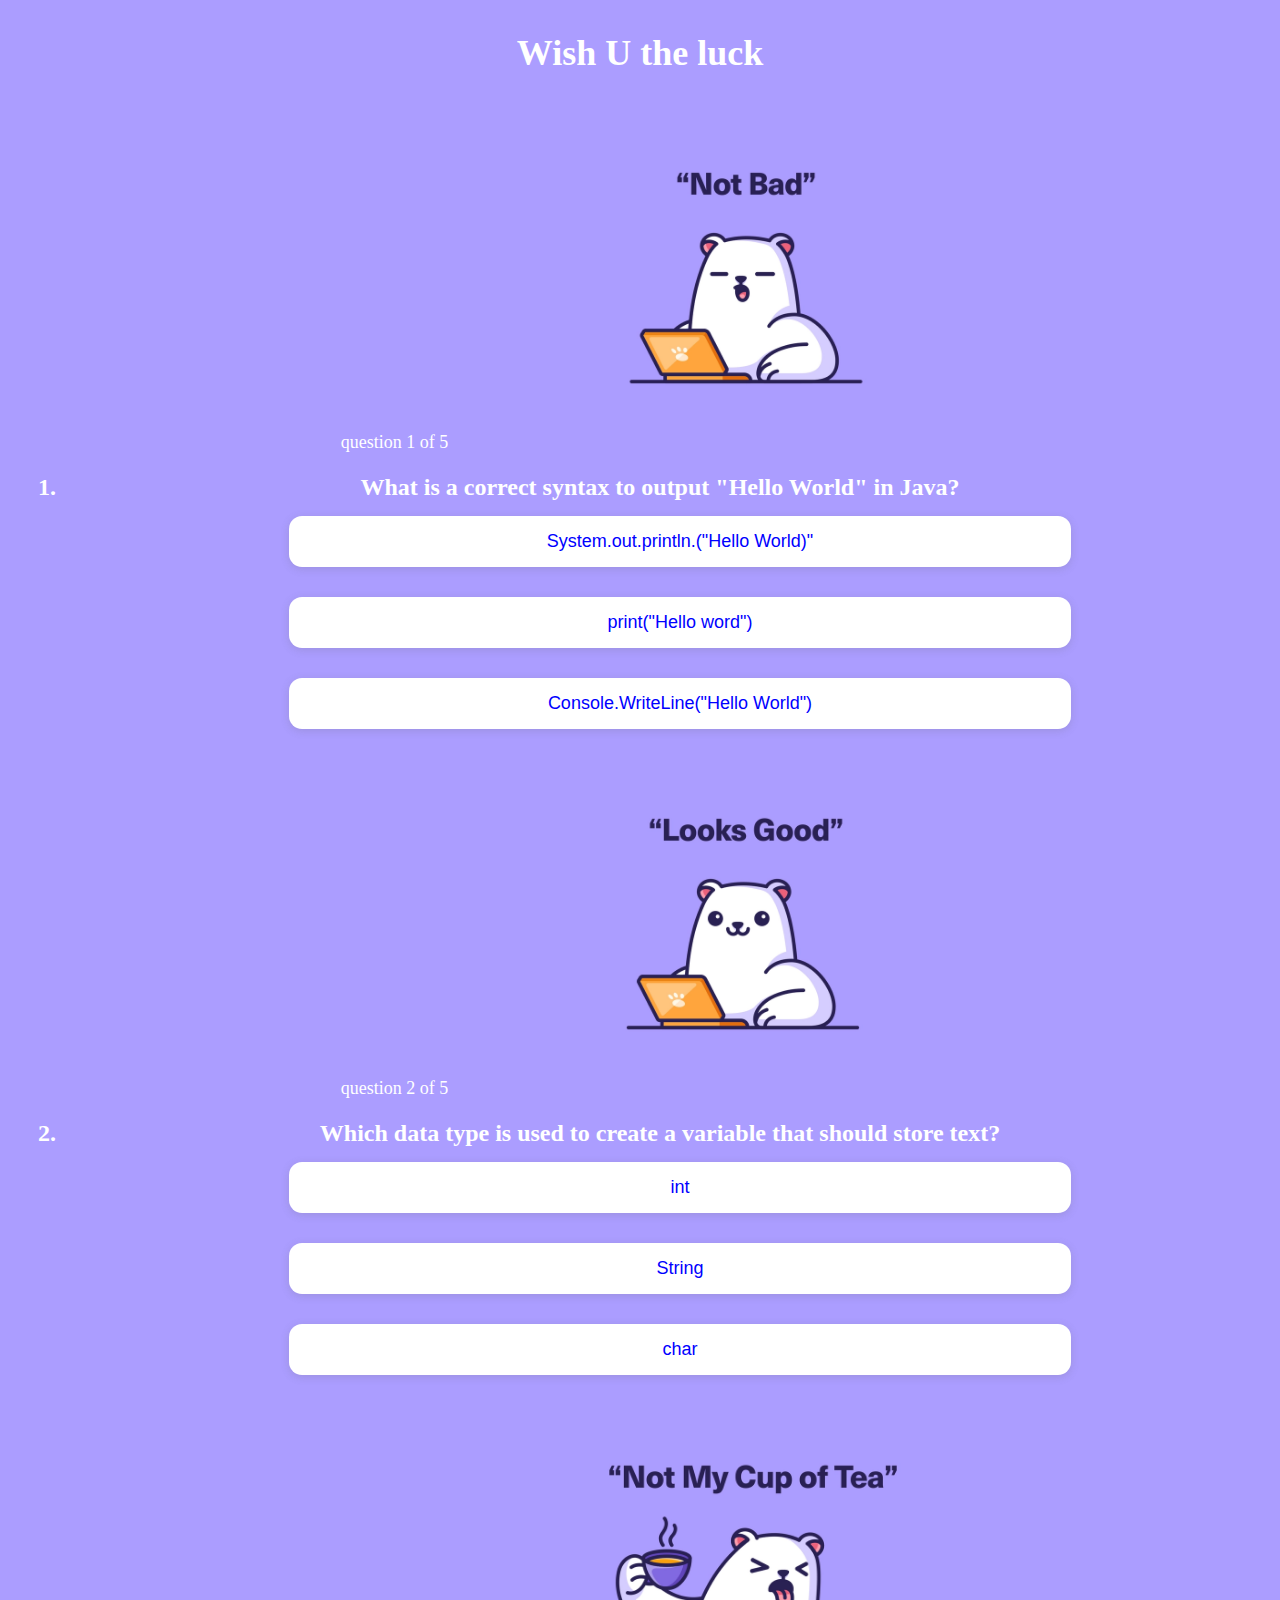
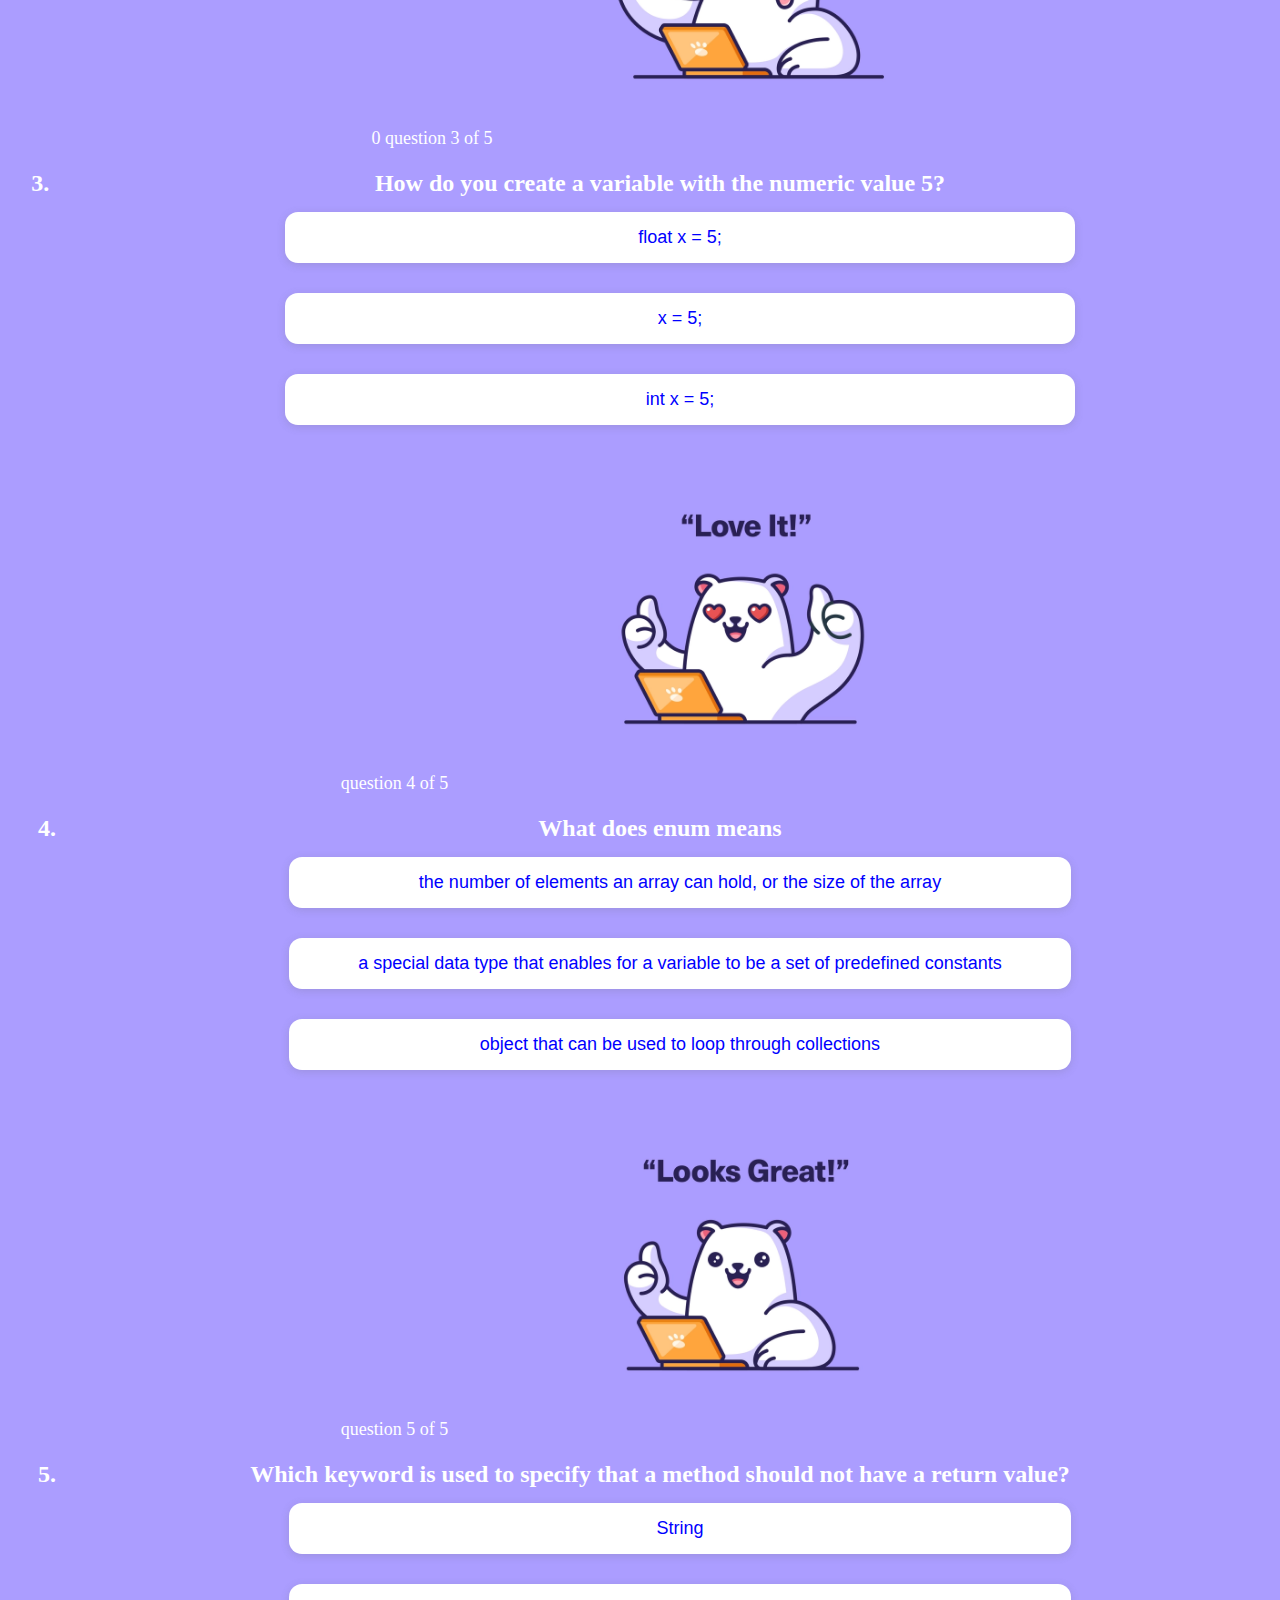
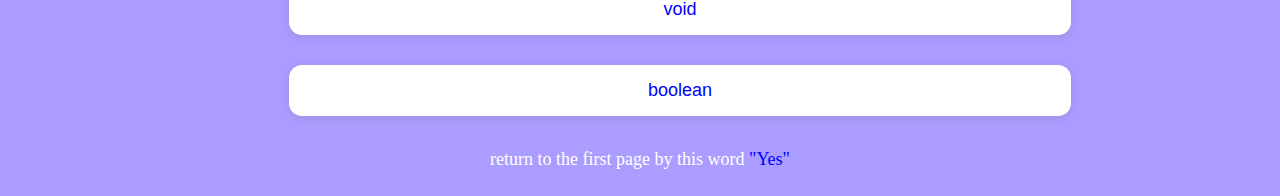
<file: full.html>
<!DOCTYPE html>
<html lang="en">
<head>
    <meta charset="UTF-8">
    <meta http-equiv="X-UA-Compatible" content="IE=edge">
    <meta name="viewport" content="width=device-width, initial-scale=1.0">
    <link rel="stylesheet" href="styles.css">
    <title>Document</title>
</head>
<body>
    <header>
        <h1>Wish U the luck</h1>
    </header>
    <ol>
       
        <div> <p class="numeration">question 1 of 5 </p>
            <figure>
                <img class="icon" src="./icon 2.webp" alt="">
                <figcaption></figcaption>
            </figure>
            <li class="question">What is a correct syntax to output "Hello World" in Java?
                <!-- answers flex shoud be row -->
                <ul>
                     <li  class="answer "> <a  href="https://res.cloudinary.com/practicaldev/image/fetch/s--W8Gltg-a--/c_limit%2Cf_auto%2Cfl_progressive%2Cq_auto%2Cw_880/https://dev-to-uploads.s3.amazonaws.com/uploads/articles/au2hlctns24mfc0l0egx.jpg" target="_blank">System.out.println.("Hello World)" </a></li>
                     <li class="answer  ">print("Hello word")</li>
                     <li class="answer  ">Console.WriteLine("Hello World")</li>
                        
                </ul>
            </li>
        </div>
       
        <div>
            <p class="numeration">question 2 of 5 </p>
            <figure>
                <img class="icon" src="./iconm 3.webp" alt="">
                <figcaption></figcaption>
            </figure>
            <li class="question">Which data type is used to create a variable that should store text?
                <ul>
                    <li  class="answer" >int</li>
                    <li class="answer "><a href="https://res.cloudinary.com/practicaldev/image/fetch/s--JcyEpOBL--/c_limit%2Cf_auto%2Cfl_progressive%2Cq_auto%2Cw_880/https://dev-to-uploads.s3.amazonaws.com/uploads/articles/au3f7tzbla8hydecno6q.jpg" target="_blank">String</a></li>
                    <li class="answer" >char</li>
                </ul>
            </li>
        </div>
        
        
        <div>
            <figure>0
                <p class="numeration">question 3 of 5 </p>
                <img class="icon" src="./icon 1.webp" alt="">
                <figcaption></figcaption>
            </figure>
            <li class="question">How do you create a variable with the numeric value 5?
                <ul>
                    <li class="answer">float x = 5;</li>
                    <li class="answer">x = 5; </li>
                    <li class="answer"><a href="https://res.cloudinary.com/practicaldev/image/fetch/s--bCvJ3TsA--/c_limit%2Cf_auto%2Cfl_progressive%2Cq_auto%2Cw_880/https://dev-to-uploads.s3.amazonaws.com/uploads/articles/3428rv60kw7xat0xy699.jpg" target="_blank">int x = 5;</a></li>
                </ul>
            </li>
        </div>
       
        <div>
            <p class="numeration">question 4 of 5 </p>
            
            <figure>
                <img class="icon" src="./icon 4.webp" alt="">
                <figcaption></figcaption>
            </figure>
            <li class="question">What does enum means
                <ul>
                    <li class="answer  ">the number of elements an array can hold, or the size of the array</li>
                    <li  class="answer ">
                        <a href="https://res.cloudinary.com/practicaldev/image/fetch/s--oZgcPHef--/c_limit%2Cf_auto%2Cfl_progressive%2Cq_auto%2Cw_880/https://dev-to-uploads.s3.amazonaws.com/uploads/articles/woov2cti0wx5bqj68we2.jpg" target="_blank">a special data type that enables for a variable to be a set of predefined constants</a>
                    </li>
                    <li class="answer  ">object that can be used to loop through collections</li>
                </ul>
            </li>
        </div>
      
        <div>
            <p class="numeration">question 5 of 5 </p>
            <figure>
                <img class="icon" src="./icon 7.webp" alt="">
                <figcaption></figcaption>
            </figure>
            <li class="question">Which keyword is used to specify that a method should not have a return value?
                <ul>
                    <li  class="answer ">String</li>
                    <li  class="answer "><a href="https://share.icloud.com/photos/05849Vkx9am2zrNNg9YZCnmSw" target="_blank">void</a></li>
                    <li  class="answer ">boolean</li>
                </ul>
        </div>
    </ol>
    <footer>
        <p>return to the first page by this word <a href="index.html"> "Yes" </a></p>
    </footer>
</body>
</html>
</file>
<file: styles.css>
body{
    font-size:  18px;
    color: white
}
a{
    
    text-decoration: none;
    color: blue;
}



/*  */
/*  */
body{
    background-color: #AB9DFF;
    display: flex;
    flex-direction: column;
    align-items: center;
    text-align: center;
    justify-content: center;
}

ul, ol, .answer{
    display: flex;
    flex-direction: column;
    align-items: center;
    text-align: center;
    justify-content: center;
    margin: 0 auto;
}

.answer{
  width: 65%;
  text-align: center;
  box-shadow: rgba(99, 99, 99, 0.2) 0px 2px 8px 0px;
  border-radius: 13px;
  background-color: white;
  padding: 15px;
  margin: 15px;
  font: 1em sans-serif;
  color: blue;
}

.icon{
    width: 39%;
}
.question{
    font-weight: bold;
    font-size: 24px;
}
.answer{
    font-size: 18px;
}

.numeration{
    text-align: left;
    margin-right: 20px;
    margin-bottom: 0;
    display: inline;
    
}

figure{
    margin-top: 0;
    display: inline;
}

.mainPicture{
    width: 70%;

}

.frst{
    border-radius: 6%;
    padding: 9px;
    color: lightcoral;
    font-size: 16px;
   border: none;
    background-color: #ff99c8;
}
</file>
